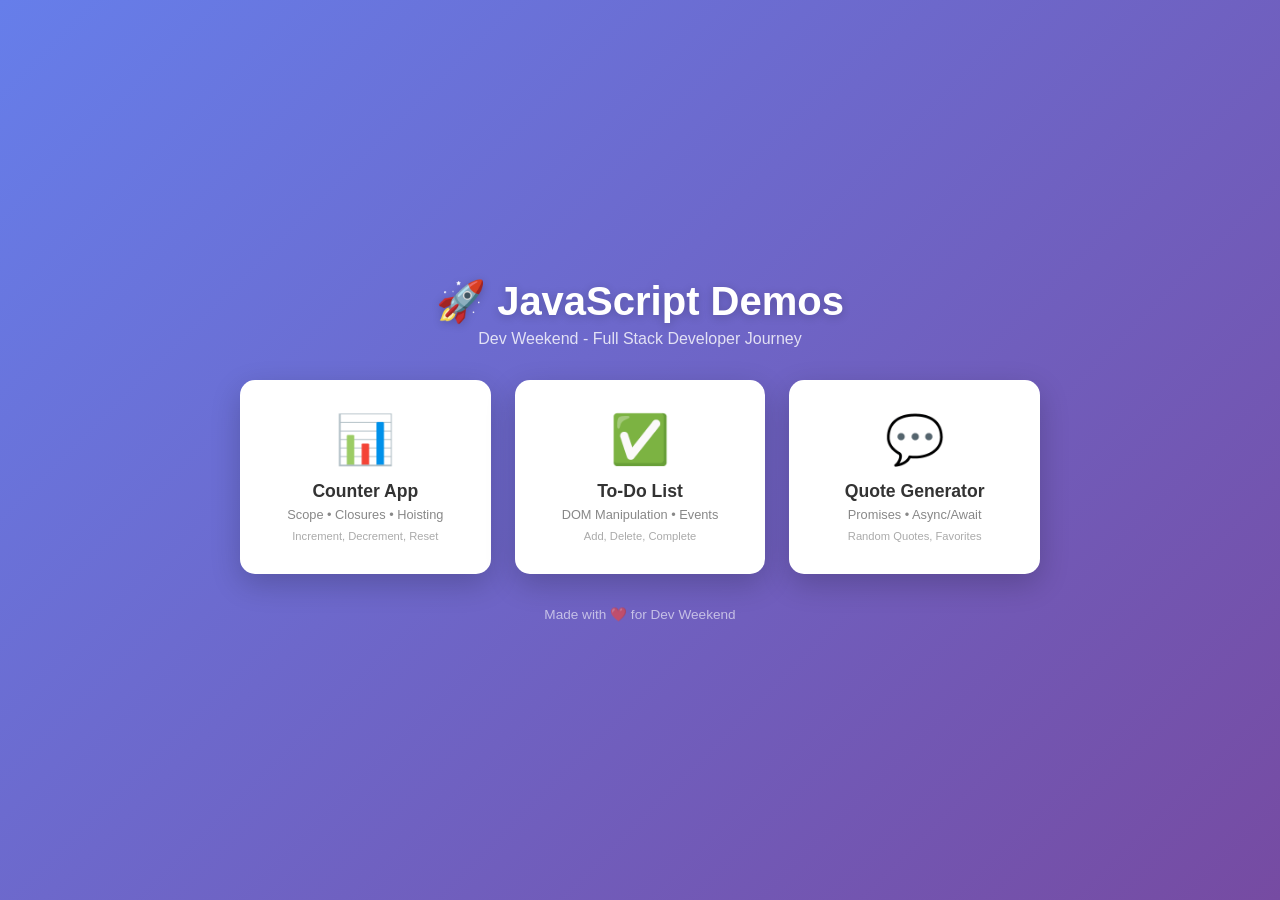
<file: index.html>
<!DOCTYPE html>
<html lang="en">
<head>
    <meta charset="UTF-8">
    <meta name="viewport" content="width=device-width, initial-scale=1.0">
    <title>JavaScript Demos - Dev Weekend</title>
    <style>
        * {
            margin: 0;
            padding: 0;
            box-sizing: border-box;
        }

        body {
            font-family: 'Segoe UI', Tahoma, Geneva, Verdana, sans-serif;
            background: linear-gradient(135deg, #667eea 0%, #764ba2 100%);
            min-height: 100vh;
            display: flex;
            justify-content: center;
            align-items: center;
            padding: 2rem;
        }

        .container {
            max-width: 800px;
            width: 100%;
        }

        h1 {
            text-align: center;
            color: white;
            font-size: 2.5rem;
            margin-bottom: 0.3rem;
            text-shadow: 0 2px 10px rgba(0,0,0,0.2);
        }

        .subtitle {
            text-align: center;
            color: rgba(255,255,255,0.8);
            margin-bottom: 2rem;
            font-size: 1rem;
        }

        .demo-grid {
            display: grid;
            grid-template-columns: repeat(auto-fit, minmax(200px, 1fr));
            gap: 1.5rem;
        }

        .demo-card {
            background: white;
            padding: 2rem 1.5rem;
            border-radius: 15px;
            box-shadow: 0 10px 30px rgba(0, 0, 0, 0.2);
            text-align: center;
            transition: transform 0.3s ease, box-shadow 0.3s ease;
            text-decoration: none;
            color: #333;
            display: block;
        }

        .demo-card:hover {
            transform: translateY(-10px);
            box-shadow: 0 20px 50px rgba(0, 0, 0, 0.3);
        }

        .demo-icon {
            font-size: 3rem;
            margin-bottom: 0.8rem;
        }

        .demo-card h3 {
            color: #333;
            margin-bottom: 0.3rem;
            font-size: 1.1rem;
        }

        .demo-card p {
            color: #888;
            font-size: 0.8rem;
            margin-bottom: 0.5rem;
        }

        .demo-card .concepts {
            font-size: 0.7rem;
            color: #aaa;
            margin-top: 0.5rem;
        }

        .footer {
            text-align: center;
            margin-top: 2rem;
            color: rgba(255,255,255,0.6);
            font-size: 0.85rem;
        }

        @media (max-width: 500px) {
            h1 {
                font-size: 1.8rem;
            }
            .demo-grid {
                grid-template-columns: 1fr;
            }
        }
    </style>
</head>
<body>
    <div class="container">
        <h1>🚀 JavaScript Demos</h1>
        <p class="subtitle">Dev Weekend - Full Stack Developer Journey</p>

        <div class="demo-grid">
            <a href="Counter/" class="demo-card">
                <div class="demo-icon">📊</div>
                <h3>Counter App</h3>
                <p>Scope • Closures • Hoisting</p>
                <div class="concepts">Increment, Decrement, Reset</div>
            </a>

            <a href="To Do List/" class="demo-card">
                <div class="demo-icon">✅</div>
                <h3>To-Do List</h3>
                <p>DOM Manipulation • Events</p>
                <div class="concepts">Add, Delete, Complete</div>
            </a>

            <a href="Quote App/" class="demo-card">
                <div class="demo-icon">💬</div>
                <h3>Quote Generator</h3>
                <p>Promises • Async/Await</p>
                <div class="concepts">Random Quotes, Favorites</div>
            </a>
        </div>

        <p class="footer">Made with ❤️ for Dev Weekend</p>
    </div>
</body>
</html>
</file>
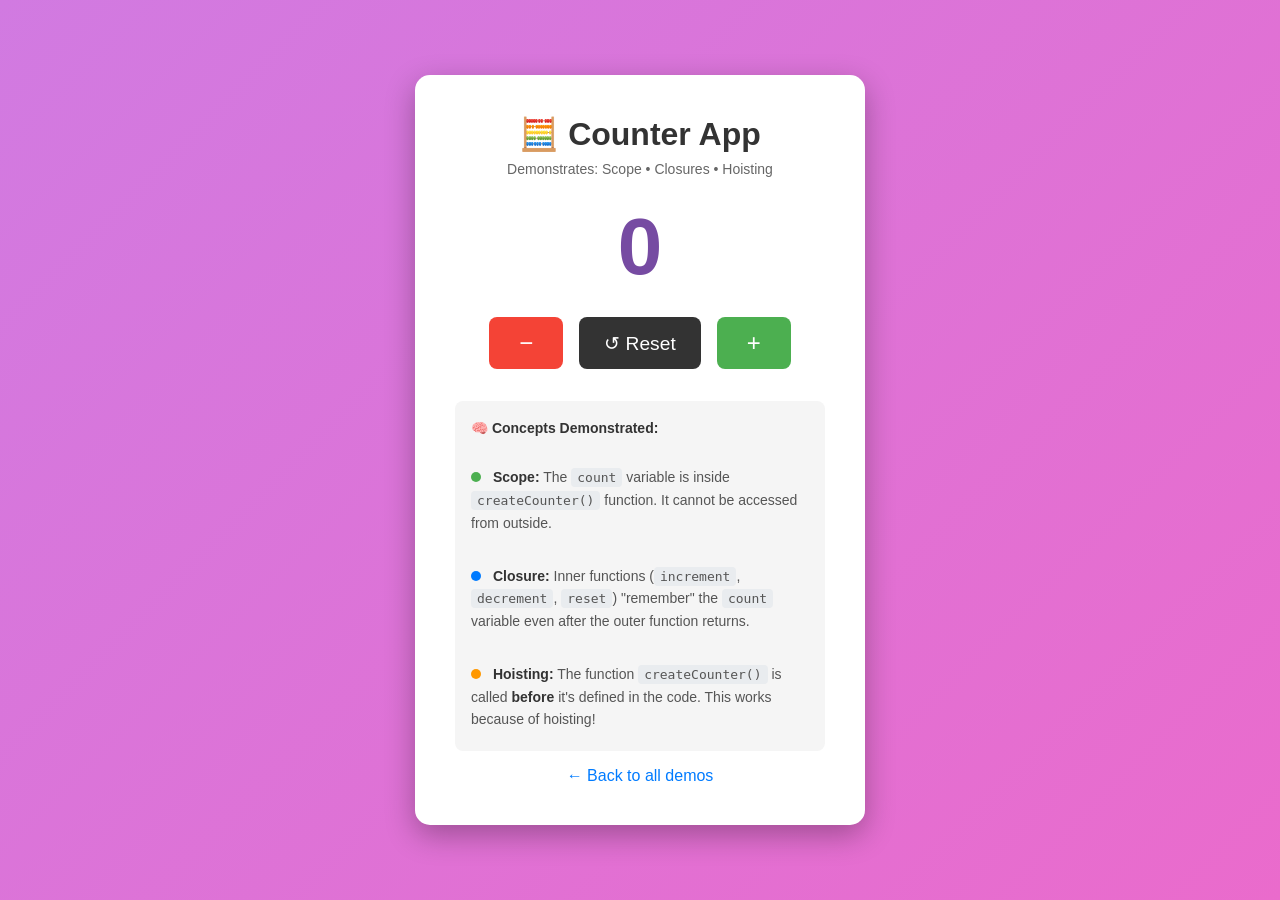
<file: counter/Index.html>
<!DOCTYPE html>
<html lang="en">
<head>
    <meta charset="UTF-8">
    <meta name="viewport" content="width=device-width, initial-scale=1.0">
    <title>Counter App - JavaScript Demo</title>
    <link rel="stylesheet" href="style.css">
</head>
<body>
    <div class="container">
        <h1>🧮 Counter App</h1>
        <p class="subtitle">Demonstrates: Scope • Closures • Hoisting</p>

        <div class="counter-display" id="counterDisplay">0</div>

        <div class="buttons">
            <button class="btn btn-decrease" id="decreaseBtn">−</button>
            <button class="btn btn-reset" id="resetBtn">↺ Reset</button>
            <button class="btn btn-increase" id="increaseBtn">+</button>
        </div>

        <div class="info-box">
            <strong>🧠 Concepts Demonstrated:</strong><br><br>

            <div class="concept">
                <span class="concept-dot dot-green"></span>
                <strong>Scope:</strong> The <code>count</code> variable is inside <code>createCounter()</code> function.
                It cannot be accessed from outside.
            </div><br>

            <div class="concept">
                <span class="concept-dot dot-blue"></span>
                <strong>Closure:</strong> Inner functions (<code>increment</code>, <code>decrement</code>, <code>reset</code>)
                "remember" the <code>count</code> variable even after the outer function returns.
            </div><br>

            <div class="concept">
                <span class="concept-dot dot-orange"></span>
                <strong>Hoisting:</strong> The function <code>createCounter()</code> is called
                <strong>before</strong> it's defined in the code. This works because of hoisting!
            </div>
        </div>

        <a href="../index.html" class="back-link">← Back to all demos</a>
    </div>

    <script src="script.js"></script>
</body>
</html>
</file>
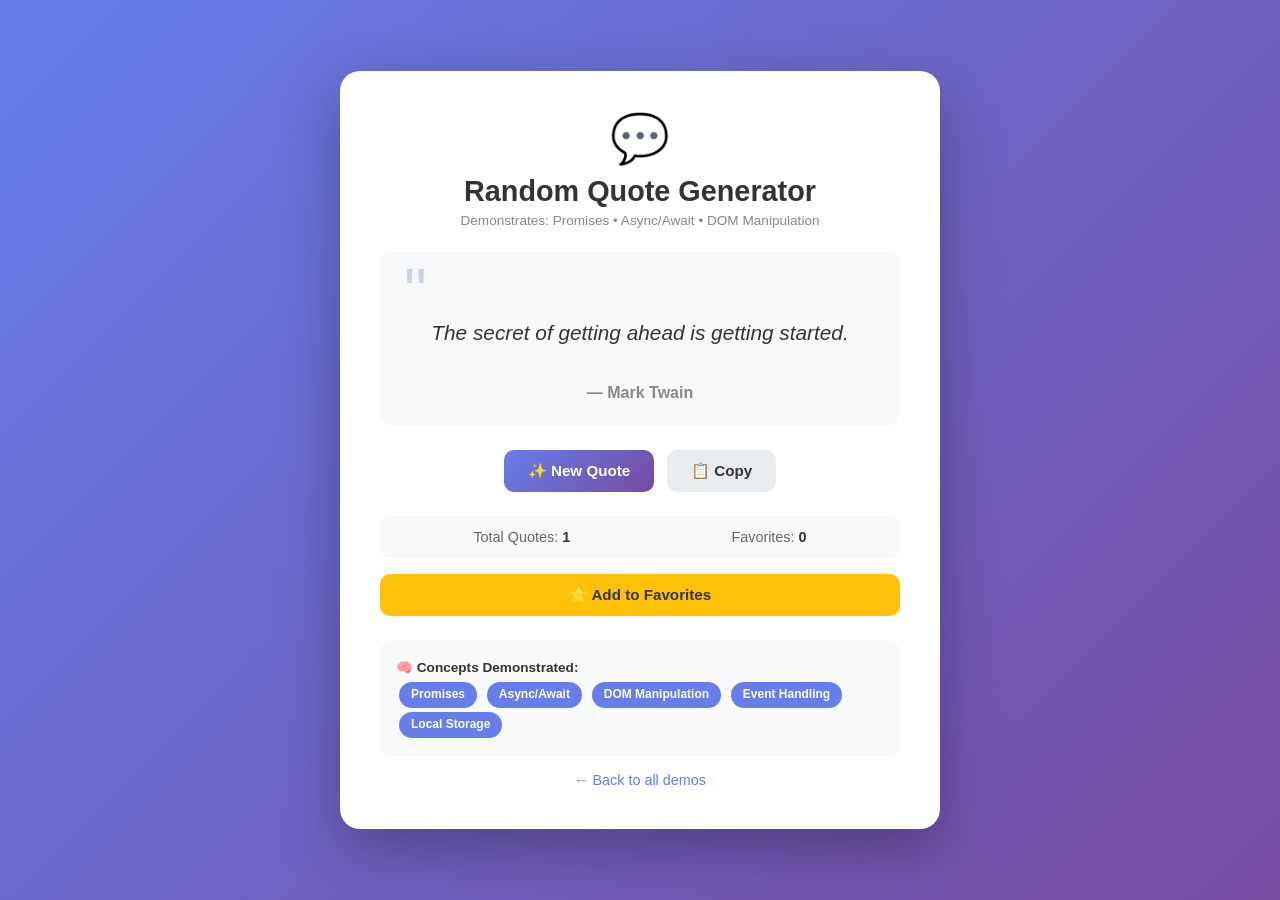
<file: Quote App/index.html>
<!DOCTYPE html>
<html lang="en">
<head>
    <meta charset="UTF-8">
    <meta name="viewport" content="width=device-width, initial-scale=1.0">
    <title>Quote Generator - JavaScript Demo</title>
    <link rel="stylesheet" href="style.css">
</head>
<body>
    <div class="container">
        <div class="quote-box">
            <div class="icon">💬</div>
            <h1>Random Quote Generator</h1>
            <p class="subtitle">Demonstrates: Promises • Async/Await • DOM Manipulation</p>

            <!-- Loading State -->
            <div id="loading" class="loading">
                <div class="spinner"></div>
                <p>Loading quote...</p>
            </div>

            <!-- Quote Content -->
            <div id="quoteContent" class="hidden">
                <div class="quote-display">
                    <div class="quote-mark">"</div>
                    <p class="quote-text" id="quoteText">The only way to do great work is to love what you do.</p>
                    <p class="quote-author" id="quoteAuthor">— Steve Jobs</p>
                </div>

                <div class="button-group">
                    <button class="btn btn-primary" id="newQuoteBtn">
                        ✨ New Quote
                    </button>
                    <button class="btn btn-secondary" id="copyBtn">
                        📋 Copy
                    </button>
                </div>

                <div class="stats">
                    <span>Total Quotes: <strong id="totalQuotes">0</strong></span>
                    <span>Favorites: <strong id="favoriteCount">0</strong></span>
                </div>

                <div class="action-buttons">
                    <button class="btn btn-favorite" id="favoriteBtn">
                        ⭐ Add to Favorites
                    </button>
                </div>
            </div>

            <!-- Favorites Section -->
            <div id="favoritesSection" class="favorites-section hidden">
                <h3>⭐ Your Favorite Quotes</h3>
                <div id="favoritesList"></div>
            </div>

            <!-- Info Box -->
            <div class="info-box">
                <strong>🧠 Concepts Demonstrated:</strong><br>
                <span class="tag">Promises</span>
                <span class="tag">Async/Await</span>
                <span class="tag">DOM Manipulation</span>
                <span class="tag">Event Handling</span>
                <span class="tag">Local Storage</span>
            </div>

            <a href="../index.html" class="back-link">← Back to all demos</a>
        </div>
    </div>

    <script src="script.js"></script>
</body>
</html>
</file>
<file: counter/style.css>
* {
    margin: 0;
    padding: 0;
    box-sizing: border-box;
}

body {
    font-family: Arial, sans-serif;
    display: flex;
    justify-content: center;
    align-items: center;
    min-height: 100vh;
    background: linear-gradient(135deg, #d17ae1 0%, #ea6bcc 100%);
}

.container {
    background: white;
    padding: 2.5rem;
    border-radius: 15px;
    box-shadow: 0 10px 30px rgba(0, 0, 0, 0.3);
    text-align: center;
    max-width: 450px;
    width: 100%;
}

h1 {
    color: #333;
    margin-bottom: 0.5rem;
}

.subtitle {
    color: #666;
    font-size: 14px;
    margin-bottom: 1.5rem;
}

.counter-display {
    font-size: 5rem;
    font-weight: bold;
    color: #764ba2;
    margin: 1.5rem 0;
}

.buttons {
    display: flex;
    gap: 1rem;
    justify-content: center;
    flex-wrap: wrap;
}

.btn {
    padding: 12px 30px;
    font-size: 1.5rem;
    border: none;
    border-radius: 8px;
    cursor: pointer;
    transition: transform 0.2s, opacity 0.2s;
}

.btn:hover {
    transform: scale(1.05);
}

.btn:active {
    transform: scale(0.95);
}

.btn-increase {
    background: #4CAF50;
    color: white;
}

.btn-decrease {
    background: #f44336;
    color: white;
}

.btn-reset {
    background: #333;
    color: white;
    font-size: 1.2rem;
    padding: 12px 25px;
}

.info-box {
    margin-top: 2rem;
    padding: 1rem;
    background: #f5f5f5;
    border-radius: 8px;
    text-align: left;
    font-size: 14px;
    color: #555;
    line-height: 1.6;
}

.info-box strong {
    color: #333;
}

.info-box code {
    background: #e9ecef;
    padding: 2px 6px;
    border-radius: 4px;
    font-size: 13px;
}

.info-box .concept {
    padding: 4px 0;
}

.concept-dot {
    display: inline-block;
    width: 10px;
    height: 10px;
    border-radius: 50%;
    margin-right: 8px;
}

.dot-green {
    background: #4CAF50;
}
.dot-blue {
    background: #007bff;
}
.dot-orange {
    background: #ff9800;
}

.back-link {
    display: inline-block;
    margin-top: 1rem;
    color: #007bff;
    text-decoration: none;
}

.back-link:hover {
    text-decoration: underline;
}
</file>
<file: Quote App/style.css>
* {
    margin: 0;
    padding: 0;
    box-sizing: border-box;
}

body {
    font-family: 'Segoe UI', Tahoma, Geneva, Verdana, sans-serif;
    display: flex;
    justify-content: center;
    align-items: center;
    min-height: 100vh;
    background: linear-gradient(135deg, #667eea 0%, #764ba2 100%);
    padding: 1rem;
}

.container {
    max-width: 600px;
    width: 100%;
}

.quote-box {
    background: white;
    padding: 2.5rem;
    border-radius: 20px;
    box-shadow: 0 20px 60px rgba(0, 0, 0, 0.3);
    text-align: center;
}

.icon {
    font-size: 3rem;
    margin-bottom: 0.5rem;
}

h1 {
    color: #333;
    font-size: 1.8rem;
    margin-bottom: 0.3rem;
}

.subtitle {
    color: #888;
    font-size: 0.85rem;
    margin-bottom: 1.5rem;
}

/* ===== LOADING ===== */
.loading {
    padding: 2rem 1rem;
}

.spinner {
    width: 40px;
    height: 40px;
    border: 4px solid #e0e0e0;
    border-top: 4px solid #667eea;
    border-radius: 50%;
    margin: 0 auto 1rem;
    animation: spin 1s linear infinite;
}

@keyframes spin {
    0% {
        transform: rotate(0deg);
    }
    100% {
        transform: rotate(360deg);
    }
}

.loading p {
    color: #666;
    font-size: 1rem;
}

.hidden {
    display: none !important;
}

/* ===== QUOTE DISPLAY ===== */
.quote-display {
    margin: 1.5rem 0;
    padding: 1.5rem;
    background: #f8f9fa;
    border-radius: 12px;
    position: relative;
}

.quote-mark {
    font-size: 4rem;
    color: #667eea;
    opacity: 0.3;
    line-height: 0.5;
    text-align: left;
}

.quote-text {
    font-size: 1.3rem;
    color: #333;
    line-height: 1.6;
    font-style: italic;
    margin: 0.5rem 0;
    min-height: 60px;
}

.quote-author {
    font-size: 1rem;
    color: #888;
    font-weight: 600;
    margin-top: 0.5rem;
}

/* ===== BUTTONS ===== */
.button-group {
    display: flex;
    gap: 0.8rem;
    justify-content: center;
    flex-wrap: wrap;
    margin: 1.5rem 0;
}

.btn {
    padding: 12px 24px;
    border: none;
    border-radius: 10px;
    font-size: 0.95rem;
    font-weight: 600;
    cursor: pointer;
    transition: all 0.3s ease;
    font-family: inherit;
}

.btn:hover {
    transform: translateY(-2px);
    box-shadow: 0 4px 15px rgba(0, 0, 0, 0.15);
}

.btn:active {
    transform: scale(0.95);
}

.btn-primary {
    background: linear-gradient(135deg, #667eea, #764ba2);
    color: white;
}

.btn-primary:hover {
    background: linear-gradient(135deg, #5a6fd6, #6a4190);
}

.btn-secondary {
    background: #e9ecef;
    color: #333;
}

.btn-secondary:hover {
    background: #dee2e6;
}

.btn-favorite {
    background: #ffc107;
    color: #333;
    width: 100%;
}

.btn-favorite:hover {
    background: #ffb300;
}

/* ===== STATS ===== */
.stats {
    display: flex;
    justify-content: space-around;
    padding: 0.8rem;
    background: #f8f9fa;
    border-radius: 10px;
    margin: 1rem 0;
    font-size: 0.9rem;
    color: #666;
}

.stats strong {
    color: #333;
}

/* ===== FAVORITES ===== */
.favorites-section {
    margin-top: 1.5rem;
    padding-top: 1.5rem;
    border-top: 2px solid #f0f0f0;
    text-align: left;
}

.favorites-section h3 {
    color: #333;
    margin-bottom: 1rem;
    text-align: center;
}

#favoritesList {
    max-height: 200px;
    overflow-y: auto;
}

.favorite-item {
    display: flex;
    justify-content: space-between;
    align-items: center;
    padding: 10px 14px;
    background: #f8f9fa;
    border-radius: 8px;
    margin-bottom: 8px;
    font-size: 0.9rem;
}

.favorite-item .fav-text {
    flex: 1;
    margin-right: 10px;
    font-style: italic;
}

.favorite-item .fav-author {
    color: #888;
    font-size: 0.8rem;
    margin-right: 10px;
}

.favorite-item .remove-btn {
    background: #dc3545;
    color: white;
    border: none;
    padding: 4px 12px;
    border-radius: 5px;
    cursor: pointer;
    font-size: 0.8rem;
    transition: background 0.3s;
}

.favorite-item .remove-btn:hover {
    background: #c82333;
}

/* ===== INFO BOX ===== */
.info-box {
    margin-top: 1.5rem;
    padding: 1rem;
    background: #f8f9fa;
    border-radius: 12px;
    font-size: 0.85rem;
    color: #555;
    line-height: 1.8;
    text-align: left;
}

.info-box strong {
    color: #333;
}

.tag {
    display: inline-block;
    background: #667eea;
    color: white;
    padding: 2px 12px;
    border-radius: 20px;
    font-size: 0.75rem;
    font-weight: 600;
    margin: 2px 3px;
}

/* ===== BACK LINK ===== */
.back-link {
    display: inline-block;
    margin-top: 1rem;
    color: #667eea;
    text-decoration: none;
    font-weight: 500;
    font-size: 0.9rem;
}

.back-link:hover {
    text-decoration: underline;
}

/* ===== TOAST MESSAGE ===== */
.toast {
    position: fixed;
    bottom: 30px;
    left: 50%;
    transform: translateX(-50%);
    background: #333;
    color: white;
    padding: 12px 24px;
    border-radius: 10px;
    font-size: 0.9rem;
    opacity: 0;
    transition: opacity 0.3s ease;
    pointer-events: none;
    z-index: 1000;
}

.toast.show {
    opacity: 1;
}

/* ===== RESPONSIVE ===== */
@media (max-width: 500px) {
    .quote-box {
        padding: 1.5rem;
    }

    h1 {
        font-size: 1.4rem;
    }

    .quote-text {
        font-size: 1.1rem;
    }

    .btn {
        padding: 10px 18px;
        font-size: 0.85rem;
    }

    .button-group {
        flex-direction: column;
    }

    .stats {
        flex-direction: column;
        gap: 0.3rem;
        text-align: center;
    }
}
</file>
